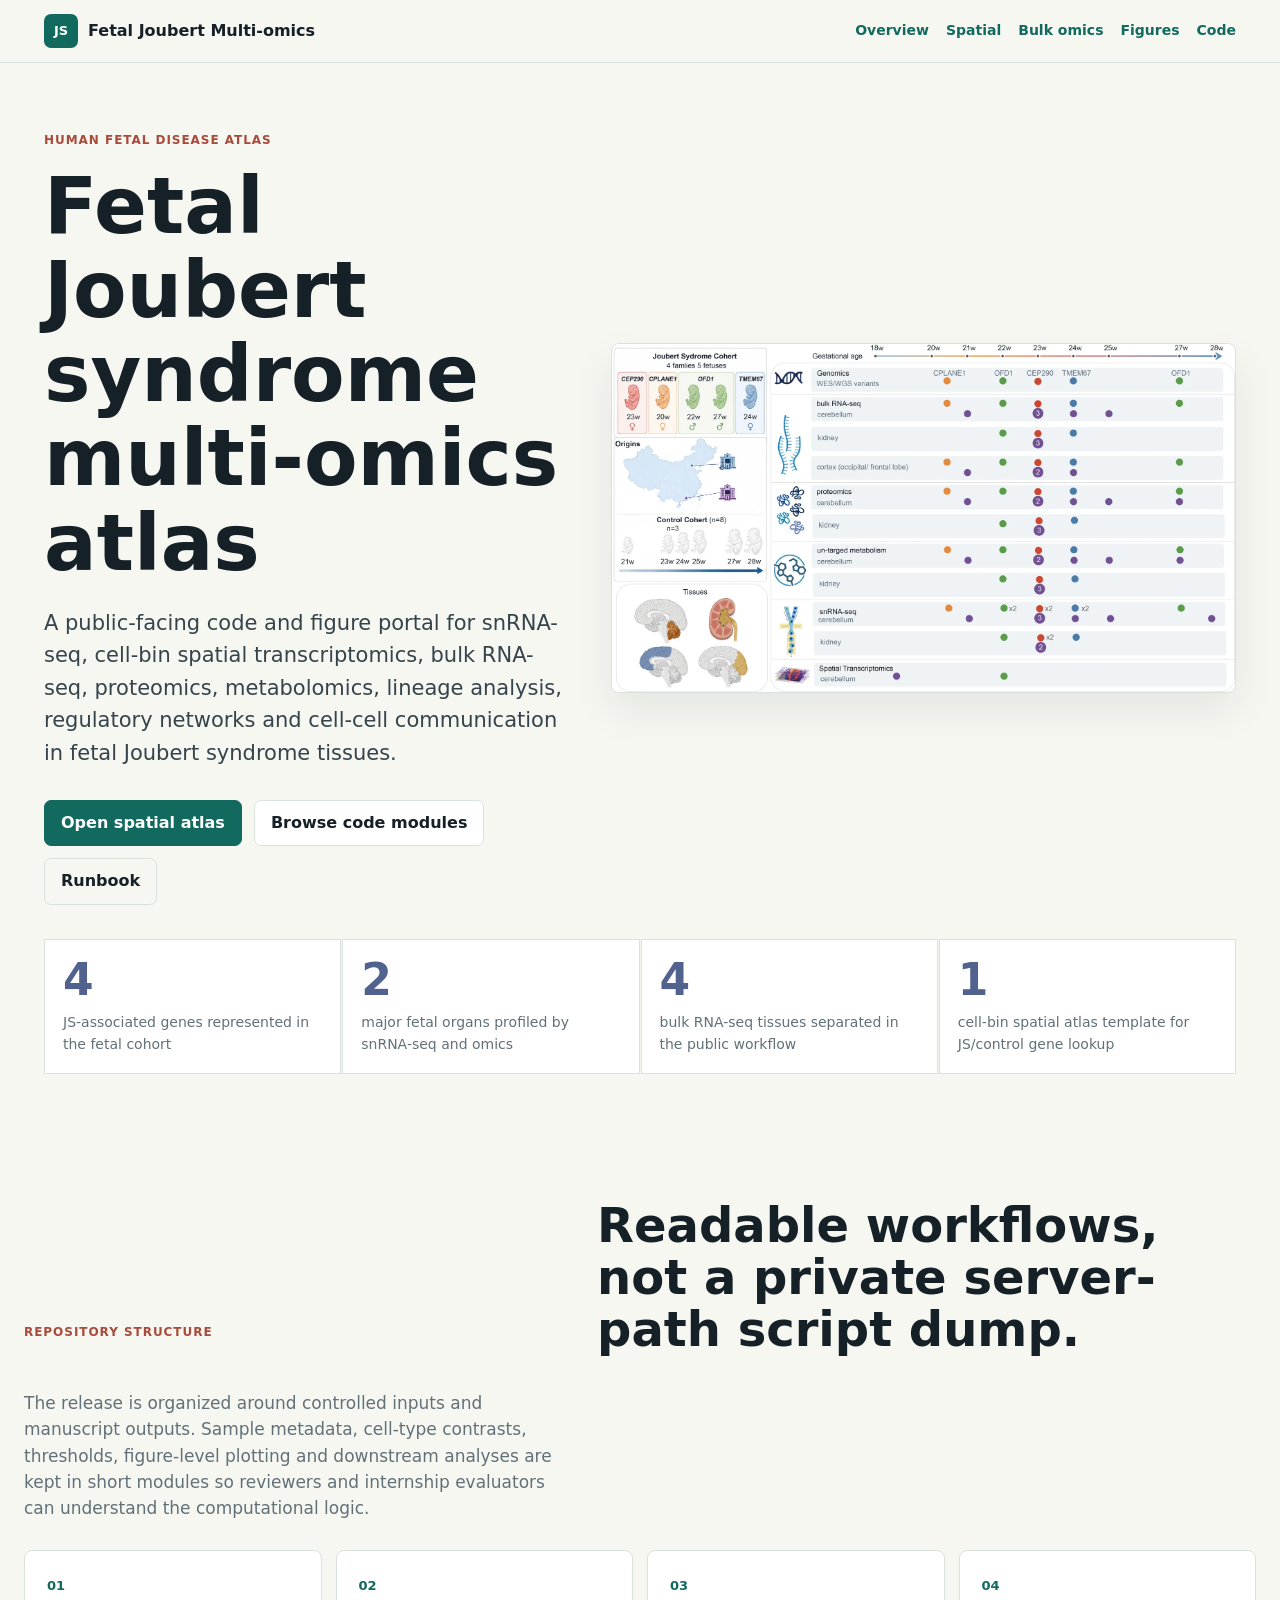
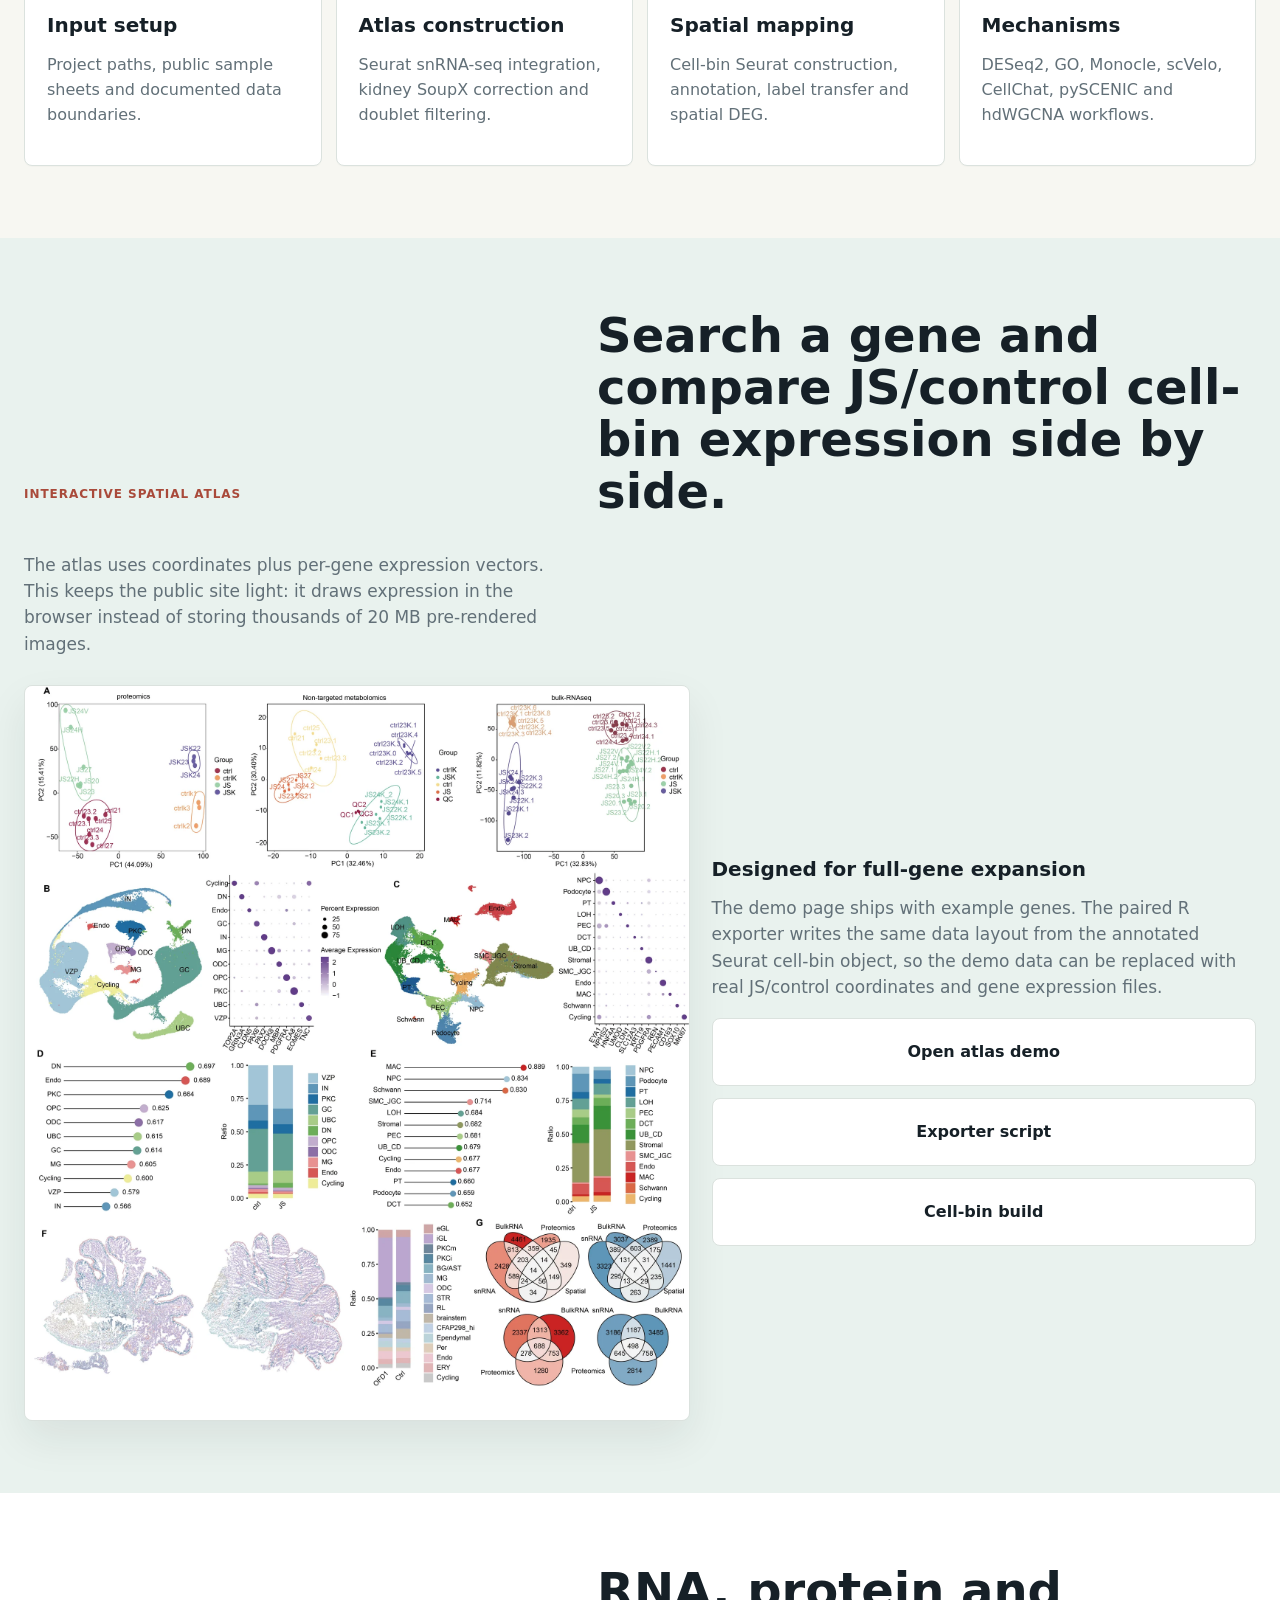
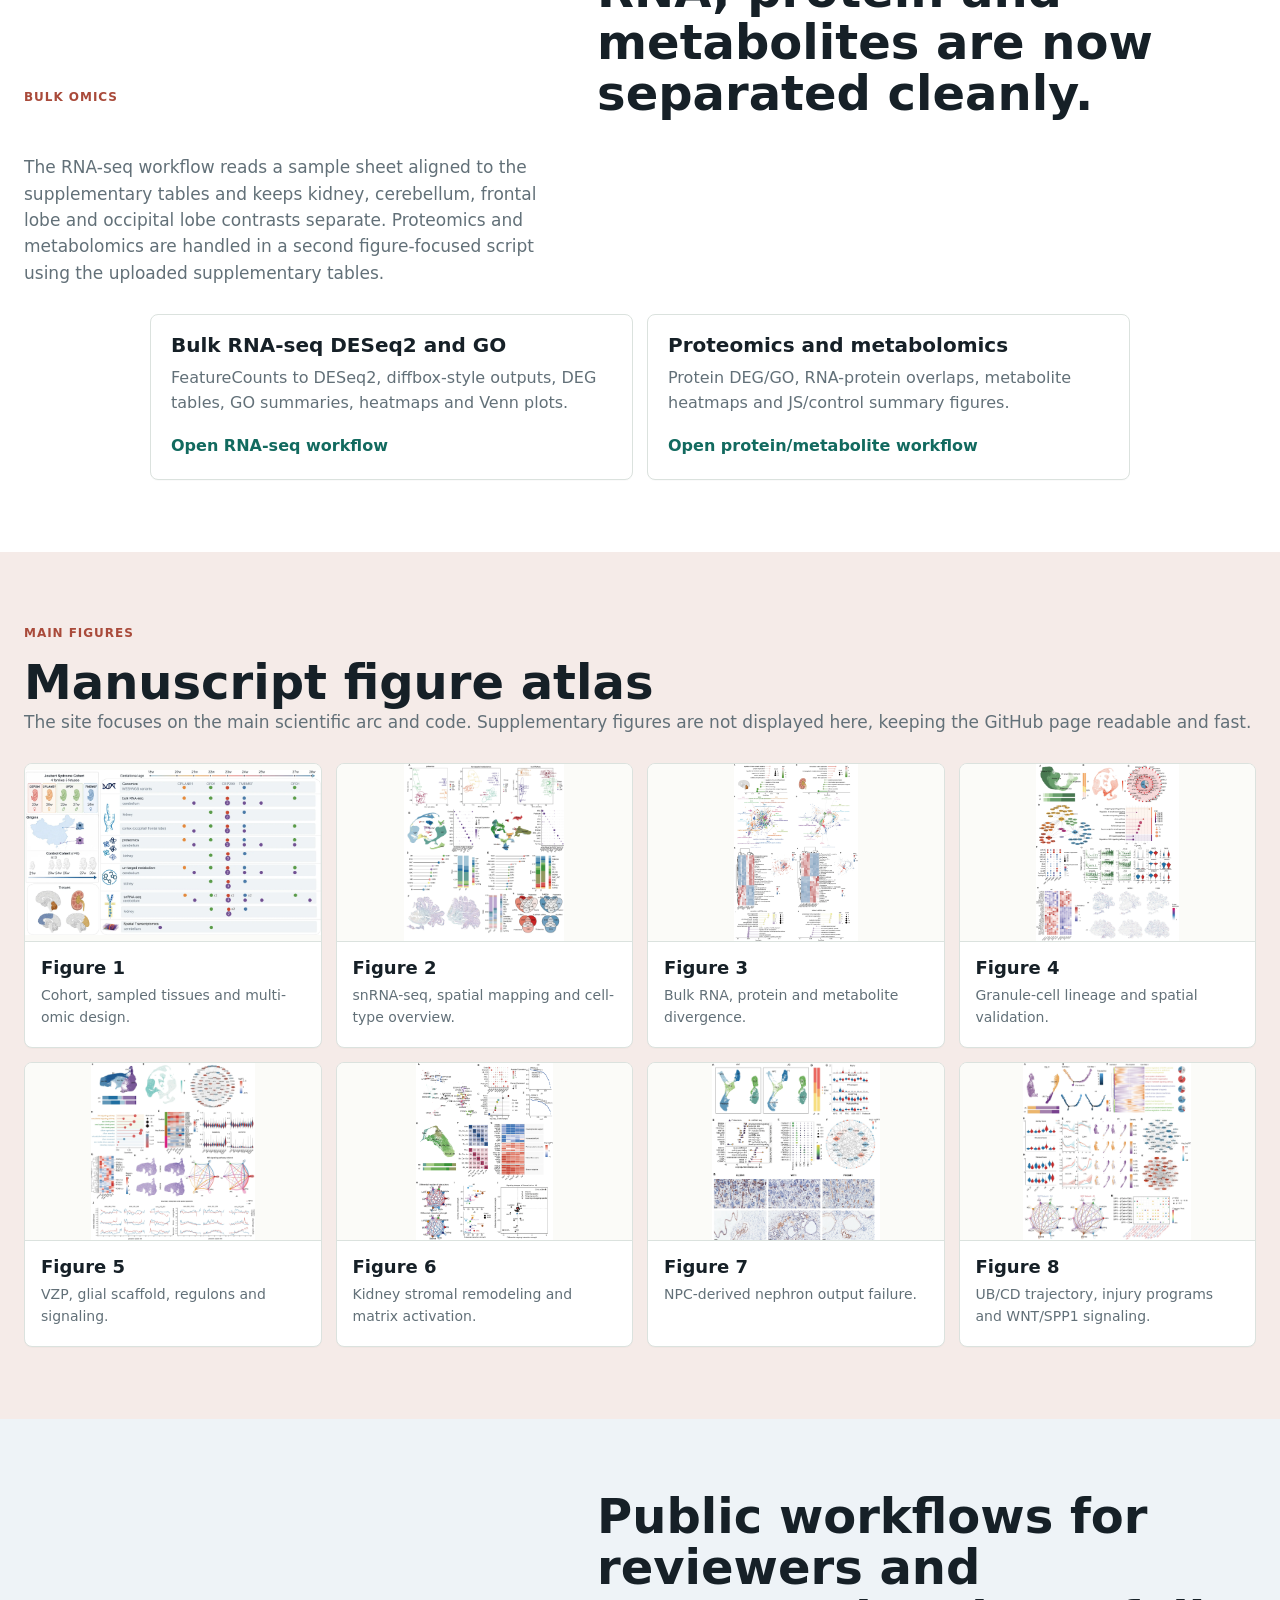
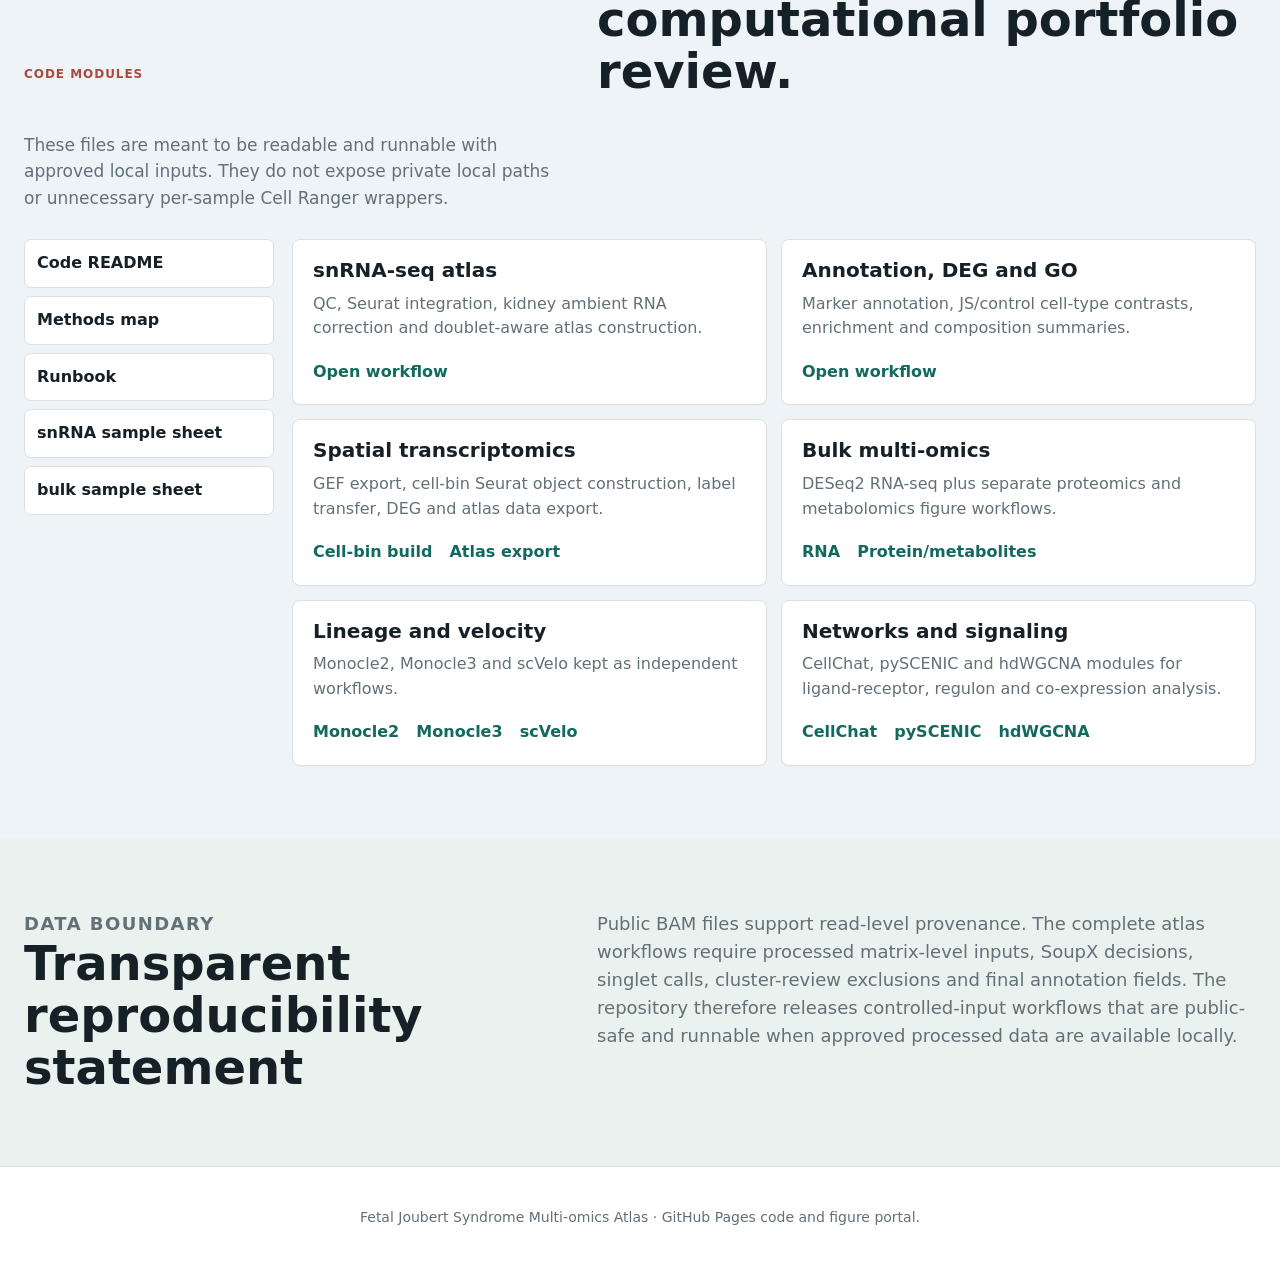
<file: index.html>
<!doctype html>
<html lang="en">
  <head>
    <meta charset="utf-8">
    <meta name="viewport" content="width=device-width, initial-scale=1">
    <meta name="description" content="Public code and figure portal for a fetal Joubert syndrome multi-omics atlas.">
    <title>Fetal Joubert Syndrome Multi-omics Atlas</title>
    <link rel="icon" href="favicon.svg" type="image/svg+xml">
    <link rel="stylesheet" href="assets/css/styles.css">
  </head>
  <body>
    <header class="site-header">
      <nav class="nav" aria-label="Primary navigation">
        <a class="brand" href="#top">
          <span class="brand-mark">JS</span>
          <span>Fetal Joubert Multi-omics</span>
        </a>
        <div class="nav-links">
          <a href="#overview">Overview</a>
          <a href="#spatial">Spatial</a>
          <a href="#bulk">Bulk omics</a>
          <a href="#figures">Figures</a>
          <a href="#code">Code</a>
        </div>
      </nav>
    </header>

    <main id="top">
      <section class="hero">
        <div class="hero-copy">
          <p class="eyebrow">Human fetal disease atlas</p>
          <h1>Fetal Joubert syndrome multi-omics atlas</h1>
          <p class="lead">
            A public-facing code and figure portal for snRNA-seq, cell-bin spatial transcriptomics,
            bulk RNA-seq, proteomics, metabolomics, lineage analysis, regulatory networks and
            cell-cell communication in fetal Joubert syndrome tissues.
          </p>
          <div class="hero-actions">
            <a class="button primary" href="spatial_atlas/index.html">Open spatial atlas</a>
            <a class="button" href="#code">Browse code modules</a>
            <a class="button quiet" href="code/docs/PUBLIC_WORKFLOW_RUNBOOK.md">Runbook</a>
          </div>
        </div>
        <figure class="hero-media">
          <img src="assets/figures/f1.webp" alt="Cohort and multi-omic study design">
        </figure>
      </section>

      <section class="metrics" aria-label="Study scale">
        <div><strong>4</strong><span>JS-associated genes represented in the fetal cohort</span></div>
        <div><strong>2</strong><span>major fetal organs profiled by snRNA-seq and omics</span></div>
        <div><strong>4</strong><span>bulk RNA-seq tissues separated in the public workflow</span></div>
        <div><strong>1</strong><span>cell-bin spatial atlas template for JS/control gene lookup</span></div>
      </section>

      <section id="overview" class="section">
        <div class="section-head">
          <p class="eyebrow">Repository structure</p>
          <h2>Readable workflows, not a private server-path script dump.</h2>
          <p>
            The release is organized around controlled inputs and manuscript outputs. Sample metadata,
            cell-type contrasts, thresholds, figure-level plotting and downstream analyses are kept in
            short modules so reviewers and internship evaluators can understand the computational logic.
          </p>
        </div>
        <div class="track-grid">
          <article>
            <span>01</span>
            <h3>Input setup</h3>
            <p>Project paths, public sample sheets and documented data boundaries.</p>
          </article>
          <article>
            <span>02</span>
            <h3>Atlas construction</h3>
            <p>Seurat snRNA-seq integration, kidney SoupX correction and doublet filtering.</p>
          </article>
          <article>
            <span>03</span>
            <h3>Spatial mapping</h3>
            <p>Cell-bin Seurat construction, annotation, label transfer and spatial DEG.</p>
          </article>
          <article>
            <span>04</span>
            <h3>Mechanisms</h3>
            <p>DESeq2, GO, Monocle, scVelo, CellChat, pySCENIC and hdWGCNA workflows.</p>
          </article>
        </div>
      </section>

      <section id="spatial" class="section spatial-section">
        <div class="section-head">
          <p class="eyebrow">Interactive spatial atlas</p>
          <h2>Search a gene and compare JS/control cell-bin expression side by side.</h2>
          <p>
            The atlas uses coordinates plus per-gene expression vectors. This keeps the public site light:
            it draws expression in the browser instead of storing thousands of 20 MB pre-rendered images.
          </p>
        </div>
        <div class="feature-split">
          <figure class="feature-image">
            <img src="assets/figures/f2.webp" alt="Spatial and single-nucleus atlas preview">
          </figure>
          <div class="feature-copy">
            <h3>Designed for full-gene expansion</h3>
            <p>
              The demo page ships with example genes. The paired R exporter writes the same data layout
              from the annotated Seurat cell-bin object, so the demo data can be replaced with real
              JS/control coordinates and gene expression files.
            </p>
            <div class="method-strip tight">
              <a href="spatial_atlas/index.html">Open atlas demo</a>
              <a href="code/analysis/04_spatial_transcriptomics/export_spatial_point_atlas_data.R">Exporter script</a>
              <a href="code/analysis/04_spatial_transcriptomics/cellbin_build_and_annotation.R">Cell-bin build</a>
            </div>
          </div>
        </div>
      </section>

      <section id="bulk" class="section bulk-section">
        <div class="section-head">
          <p class="eyebrow">Bulk omics</p>
          <h2>RNA, protein and metabolites are now separated cleanly.</h2>
          <p>
            The RNA-seq workflow reads a sample sheet aligned to the supplementary tables and keeps kidney,
            cerebellum, frontal lobe and occipital lobe contrasts separate. Proteomics and metabolomics
            are handled in a second figure-focused script using the uploaded supplementary tables.
          </p>
        </div>
        <div class="code-modules compact-grid">
          <article>
            <h3>Bulk RNA-seq DESeq2 and GO</h3>
            <p>FeatureCounts to DESeq2, diffbox-style outputs, DEG tables, GO summaries, heatmaps and Venn plots.</p>
            <a href="code/analysis/05_bulk_multiomics/bulk_rnaseq_deseq2_go.R">Open RNA-seq workflow</a>
          </article>
          <article>
            <h3>Proteomics and metabolomics</h3>
            <p>Protein DEG/GO, RNA-protein overlaps, metabolite heatmaps and JS/control summary figures.</p>
            <a href="code/analysis/05_bulk_multiomics/proteomics_metabolomics_figures.R">Open protein/metabolite workflow</a>
          </article>
        </div>
      </section>

      <section id="figures" class="section figure-section">
        <div class="section-head compact">
          <p class="eyebrow">Main figures</p>
          <h2>Manuscript figure atlas</h2>
          <p>
            The site focuses on the main scientific arc and code. Supplementary figures are not displayed
            here, keeping the GitHub page readable and fast.
          </p>
        </div>
        <div class="figure-grid">
          <article class="figure-card">
            <button class="figure-button" data-figure="assets/figures/f1.webp" data-title="Figure 1 | Cohort and study design"><img src="assets/figures/f1.webp" alt="Figure 1"></button>
            <h3>Figure 1</h3><p>Cohort, sampled tissues and multi-omic design.</p>
          </article>
          <article class="figure-card">
            <button class="figure-button" data-figure="assets/figures/f2.webp" data-title="Figure 2 | snRNA-seq and spatial atlas"><img src="assets/figures/f2.webp" alt="Figure 2"></button>
            <h3>Figure 2</h3><p>snRNA-seq, spatial mapping and cell-type overview.</p>
          </article>
          <article class="figure-card">
            <button class="figure-button" data-figure="assets/figures/f3.webp" data-title="Figure 3 | Bulk omics"><img src="assets/figures/f3.webp" alt="Figure 3"></button>
            <h3>Figure 3</h3><p>Bulk RNA, protein and metabolite divergence.</p>
          </article>
          <article class="figure-card">
            <button class="figure-button" data-figure="assets/figures/f4.webp" data-title="Figure 4 | Cerebellar lineage"><img src="assets/figures/f4.webp" alt="Figure 4"></button>
            <h3>Figure 4</h3><p>Granule-cell lineage and spatial validation.</p>
          </article>
          <article class="figure-card">
            <button class="figure-button" data-figure="assets/figures/f5.webp" data-title="Figure 5 | Glial and signaling programs"><img src="assets/figures/f5.webp" alt="Figure 5"></button>
            <h3>Figure 5</h3><p>VZP, glial scaffold, regulons and signaling.</p>
          </article>
          <article class="figure-card">
            <button class="figure-button" data-figure="assets/figures/f6.webp" data-title="Figure 6 | Kidney stromal remodeling"><img src="assets/figures/f6.webp" alt="Figure 6"></button>
            <h3>Figure 6</h3><p>Kidney stromal remodeling and matrix activation.</p>
          </article>
          <article class="figure-card">
            <button class="figure-button" data-figure="assets/figures/f7.webp" data-title="Figure 7 | Nephron output failure"><img src="assets/figures/f7.webp" alt="Figure 7"></button>
            <h3>Figure 7</h3><p>NPC-derived nephron output failure.</p>
          </article>
          <article class="figure-card">
            <button class="figure-button" data-figure="assets/figures/f8.webp" data-title="Figure 8 | UB/CD injury signaling"><img src="assets/figures/f8.webp" alt="Figure 8"></button>
            <h3>Figure 8</h3><p>UB/CD trajectory, injury programs and WNT/SPP1 signaling.</p>
          </article>
        </div>
      </section>

      <section id="code" class="section code-section">
        <div class="section-head">
          <p class="eyebrow">Code modules</p>
          <h2>Public workflows for reviewers and computational portfolio review.</h2>
          <p>
            These files are meant to be readable and runnable with approved local inputs. They do not expose
            private local paths or unnecessary per-sample Cell Ranger wrappers.
          </p>
        </div>
        <div class="code-layout">
          <aside class="code-index" aria-label="Code navigation">
            <a href="code/README.md">Code README</a>
            <a href="code/docs/METHODS_TO_CODE_MAP.md">Methods map</a>
            <a href="code/docs/PUBLIC_WORKFLOW_RUNBOOK.md">Runbook</a>
            <a href="code/metadata/snrna_sample_sheet_public_template.csv">snRNA sample sheet</a>
            <a href="code/metadata/bulk_rnaseq_sample_sheet_template.csv">bulk sample sheet</a>
          </aside>
          <div class="code-modules">
            <article>
              <h3>snRNA-seq atlas</h3>
              <p>QC, Seurat integration, kidney ambient RNA correction and doublet-aware atlas construction.</p>
              <a href="code/analysis/02_snRNAseq_atlas/seurat_qc_integration_template.R">Open workflow</a>
            </article>
            <article>
              <h3>Annotation, DEG and GO</h3>
              <p>Marker annotation, JS/control cell-type contrasts, enrichment and composition summaries.</p>
              <a href="code/analysis/03_annotation_de_enrichment/annotation_markers_de_enrichment.R">Open workflow</a>
            </article>
            <article>
              <h3>Spatial transcriptomics</h3>
              <p>GEF export, cell-bin Seurat object construction, label transfer, DEG and atlas data export.</p>
              <a href="code/analysis/04_spatial_transcriptomics/cellbin_build_and_annotation.R">Cell-bin build</a>
              <a href="code/analysis/04_spatial_transcriptomics/export_spatial_point_atlas_data.R">Atlas export</a>
            </article>
            <article>
              <h3>Bulk multi-omics</h3>
              <p>DESeq2 RNA-seq plus separate proteomics and metabolomics figure workflows.</p>
              <a href="code/analysis/05_bulk_multiomics/bulk_rnaseq_deseq2_go.R">RNA</a>
              <a href="code/analysis/05_bulk_multiomics/proteomics_metabolomics_figures.R">Protein/metabolites</a>
            </article>
            <article>
              <h3>Lineage and velocity</h3>
              <p>Monocle2, Monocle3 and scVelo kept as independent workflows.</p>
              <a href="code/analysis/06_lineage_velocity/monocle2_ddrtree_lineage.R">Monocle2</a>
              <a href="code/analysis/06_lineage_velocity/monocle3_graph_lineage.R">Monocle3</a>
              <a href="code/analysis/06_lineage_velocity/scvelo_velocity_template.py">scVelo</a>
            </article>
            <article>
              <h3>Networks and signaling</h3>
              <p>CellChat, pySCENIC and hdWGCNA modules for ligand-receptor, regulon and co-expression analysis.</p>
              <a href="code/analysis/07_cellchat/cellchat_public_workflows.R">CellChat</a>
              <a href="code/analysis/08_pyscenic/pyscenic_downstream_public.R">pySCENIC</a>
              <a href="code/analysis/09_hdwgcna/hdwgcna_public_workflow.R">hdWGCNA</a>
            </article>
          </div>
        </div>
      </section>

      <section class="section boundary">
        <div>
          <p class="eyebrow">Data boundary</p>
          <h2>Transparent reproducibility statement</h2>
        </div>
        <p>
          Public BAM files support read-level provenance. The complete atlas workflows require processed
          matrix-level inputs, SoupX decisions, singlet calls, cluster-review exclusions and final annotation
          fields. The repository therefore releases controlled-input workflows that are public-safe and
          runnable when approved processed data are available locally.
        </p>
      </section>
    </main>

    <footer class="footer">
      <p>Fetal Joubert Syndrome Multi-omics Atlas · GitHub Pages code and figure portal.</p>
    </footer>

    <dialog class="figure-modal" id="figureModal">
      <form method="dialog">
        <button class="modal-close" aria-label="Close figure">x</button>
      </form>
      <h3 id="modalTitle"></h3>
      <img id="modalImage" alt="">
    </dialog>

    <script src="assets/js/main.js"></script>
  </body>
</html>
</file>
<file: assets/css/styles.css>
:root {
  --ink: #162027;
  --muted: #627078;
  --paper: #f7f7f2;
  --panel: #ffffff;
  --line: #dbe2de;
  --green: #126a5f;
  --green-soft: #e9f2ee;
  --brick: #a94a3a;
  --amber: #b98b32;
  --violet: #52628f;
  --rose: #f5ebe8;
  --sky: #eef3f7;
  --shadow: 0 18px 42px rgba(22, 32, 39, 0.08);
}

* {
  box-sizing: border-box;
}

html {
  scroll-behavior: smooth;
}

body {
  margin: 0;
  color: var(--ink);
  background: var(--paper);
  font-family: Inter, ui-sans-serif, system-ui, -apple-system, BlinkMacSystemFont, "Segoe UI", sans-serif;
  line-height: 1.55;
}

a {
  color: var(--green);
  text-decoration: none;
}

a:hover {
  text-decoration: underline;
}

img {
  max-width: 100%;
}

.site-header {
  position: sticky;
  top: 0;
  z-index: 20;
  border-bottom: 1px solid rgba(219, 226, 222, 0.92);
  background: rgba(247, 247, 242, 0.94);
  backdrop-filter: blur(14px);
}

.nav {
  display: flex;
  align-items: center;
  justify-content: space-between;
  gap: 18px;
  max-width: 1240px;
  margin: 0 auto;
  padding: 14px 24px;
}

.brand {
  display: inline-flex;
  align-items: center;
  gap: 10px;
  color: var(--ink);
  font-weight: 780;
}

.brand-mark {
  display: grid;
  place-items: center;
  width: 34px;
  height: 34px;
  border-radius: 7px;
  color: white;
  background: var(--green);
  font-size: 13px;
}

.nav-links {
  display: flex;
  align-items: center;
  gap: 17px;
  font-size: 14px;
  font-weight: 680;
}

.hero {
  display: grid;
  grid-template-columns: minmax(0, 0.92fr) minmax(420px, 1.08fr);
  gap: 34px;
  align-items: center;
  max-width: 1240px;
  margin: 0 auto;
  padding: 68px 24px 34px;
}

.hero-copy {
  min-width: 0;
}

.eyebrow {
  margin: 0 0 14px;
  color: var(--brick);
  font-size: 12px;
  font-weight: 830;
  letter-spacing: 0.08em;
  text-transform: uppercase;
}

h1,
h2,
h3 {
  margin: 0;
  line-height: 1.08;
  letter-spacing: 0;
}

h1 {
  max-width: 820px;
  font-size: clamp(42px, 6.2vw, 78px);
}

h2 {
  max-width: 860px;
  font-size: clamp(28px, 4vw, 48px);
}

h3 {
  font-size: 20px;
}

.lead {
  max-width: 760px;
  margin: 22px 0 0;
  color: #35444b;
  font-size: clamp(17px, 2vw, 21px);
}

.hero-actions {
  display: flex;
  flex-wrap: wrap;
  gap: 12px;
  margin-top: 30px;
}

.button {
  display: inline-flex;
  align-items: center;
  justify-content: center;
  min-height: 44px;
  padding: 10px 16px;
  border: 1px solid var(--line);
  border-radius: 7px;
  color: var(--ink);
  background: white;
  font-weight: 740;
}

.button.primary {
  color: white;
  border-color: var(--green);
  background: var(--green);
}

.button.quiet {
  background: transparent;
}

.hero-media {
  margin: 0;
}

.hero-media img,
.feature-image img {
  display: block;
  width: 100%;
  border: 1px solid var(--line);
  border-radius: 8px;
  background: white;
  box-shadow: var(--shadow);
}

.metrics {
  display: grid;
  grid-template-columns: repeat(4, 1fr);
  gap: 1px;
  max-width: 1240px;
  margin: 0 auto;
  padding: 0 24px 54px;
}

.metrics div {
  min-height: 116px;
  padding: 18px;
  border: 1px solid var(--line);
  background: white;
}

.metrics strong {
  display: block;
  color: var(--violet);
  font-size: clamp(28px, 4vw, 44px);
  line-height: 1;
}

.metrics span {
  display: block;
  margin-top: 10px;
  color: var(--muted);
  font-size: 14px;
}

.section {
  padding: 72px 24px;
}

.section > * {
  max-width: 1240px;
  margin-left: auto;
  margin-right: auto;
}

.section-head {
  display: grid;
  grid-template-columns: minmax(260px, 0.9fr) minmax(300px, 1.1fr);
  gap: 34px;
  align-items: end;
  margin-bottom: 28px;
}

.section-head.compact {
  display: block;
}

.section-head p:last-child {
  margin: 0;
  color: var(--muted);
  font-size: 17px;
}

.track-grid,
.figure-grid {
  display: grid;
  grid-template-columns: repeat(4, 1fr);
  gap: 14px;
}

.track-grid article,
.figure-card,
.code-modules article {
  border: 1px solid var(--line);
  border-radius: 8px;
  background: var(--panel);
  box-shadow: 0 1px 0 rgba(22, 32, 39, 0.02);
}

.track-grid article {
  min-height: 205px;
  padding: 22px;
}

.track-grid span {
  color: var(--green);
  font-weight: 840;
  font-size: 13px;
}

.track-grid h3 {
  margin-top: 18px;
}

.track-grid p,
.figure-card p,
.code-modules p,
.feature-copy p,
.boundary p {
  color: var(--muted);
}

.spatial-section {
  background: var(--green-soft);
}

.bulk-section {
  background: white;
}

.figure-section {
  background: var(--rose);
}

.code-section {
  background: var(--sky);
}

.feature-split {
  display: grid;
  grid-template-columns: minmax(360px, 1.1fr) minmax(300px, 0.9fr);
  gap: 22px;
  align-items: center;
}

.feature-image {
  margin: 0;
}

.feature-copy {
  padding: 4px 0;
}

.feature-copy p {
  margin: 14px 0 18px;
  font-size: 17px;
}

.method-strip {
  display: grid;
  grid-template-columns: repeat(auto-fit, minmax(190px, 1fr));
  gap: 12px;
}

.method-strip.tight {
  grid-template-columns: 1fr;
}

.method-strip a {
  display: flex;
  min-height: 68px;
  align-items: center;
  justify-content: center;
  padding: 14px;
  border: 1px solid var(--line);
  border-radius: 8px;
  color: var(--ink);
  background: var(--panel);
  font-weight: 760;
  text-align: center;
}

.figure-grid {
  margin-top: 28px;
}

.figure-card {
  overflow: hidden;
}

.figure-button {
  display: block;
  width: 100%;
  height: 178px;
  padding: 0;
  border: 0;
  border-bottom: 1px solid var(--line);
  background: #fbfbf8;
  cursor: zoom-in;
}

.figure-button img {
  display: block;
  width: 100%;
  height: 100%;
  object-fit: contain;
}

.figure-card h3 {
  padding: 16px 16px 0;
  font-size: 18px;
}

.figure-card p {
  margin: 8px 0 0;
  padding: 0 16px 18px;
  font-size: 14px;
}

.code-layout {
  display: grid;
  grid-template-columns: 250px minmax(0, 1fr);
  gap: 18px;
}

.code-index {
  position: sticky;
  top: 82px;
  display: grid;
  gap: 8px;
  align-self: start;
}

.code-index a {
  display: block;
  padding: 11px 12px;
  border: 1px solid var(--line);
  border-radius: 7px;
  background: white;
  color: var(--ink);
  font-weight: 680;
}

.code-modules {
  display: grid;
  grid-template-columns: repeat(2, 1fr);
  gap: 14px;
}

.code-modules.compact-grid {
  max-width: 980px;
}

.code-modules article {
  padding: 20px;
}

.code-modules p {
  min-height: 52px;
  margin: 10px 0 16px;
}

.code-modules a {
  display: inline-flex;
  margin-right: 12px;
  font-weight: 760;
}

.boundary {
  display: grid;
  grid-template-columns: minmax(260px, 0.9fr) minmax(300px, 1.1fr);
  gap: 34px;
  align-items: start;
  background: var(--green-soft);
}

.boundary p {
  max-width: 760px;
  margin: 0;
  font-size: 18px;
}

.footer {
  padding: 26px 24px;
  border-top: 1px solid var(--line);
  color: var(--muted);
  background: white;
  text-align: center;
  font-size: 14px;
}

.figure-modal {
  width: min(94vw, 1200px);
  max-height: 92vh;
  padding: 18px;
  border: 1px solid var(--line);
  border-radius: 8px;
  background: white;
}

.figure-modal::backdrop {
  background: rgba(22, 32, 39, 0.62);
}

.figure-modal h3 {
  margin-right: 44px;
  font-size: 22px;
}

.figure-modal img {
  display: block;
  width: 100%;
  max-height: 76vh;
  margin-top: 14px;
  object-fit: contain;
}

.modal-close {
  position: absolute;
  top: 12px;
  right: 12px;
  width: 34px;
  height: 34px;
  border: 1px solid var(--line);
  border-radius: 7px;
  background: white;
  color: var(--ink);
  cursor: pointer;
  font-size: 22px;
  line-height: 1;
}

@media (max-width: 980px) {
  .hero,
  .section-head,
  .boundary,
  .code-layout,
  .feature-split {
    grid-template-columns: 1fr;
  }

  .hero {
    padding-top: 44px;
  }

  .metrics,
  .track-grid,
  .figure-grid,
  .code-modules {
    grid-template-columns: repeat(2, 1fr);
  }

  .code-index {
    position: static;
  }
}

@media (max-width: 680px) {
  .nav {
    align-items: flex-start;
    flex-direction: column;
  }

  .nav-links {
    flex-wrap: wrap;
    gap: 12px;
  }

  .hero {
    grid-template-columns: 1fr;
  }

  .metrics,
  .track-grid,
  .figure-grid,
  .code-modules {
    grid-template-columns: 1fr;
  }

  .figure-button {
    height: 220px;
  }

  .section {
    padding: 54px 18px;
  }
}
</file>
